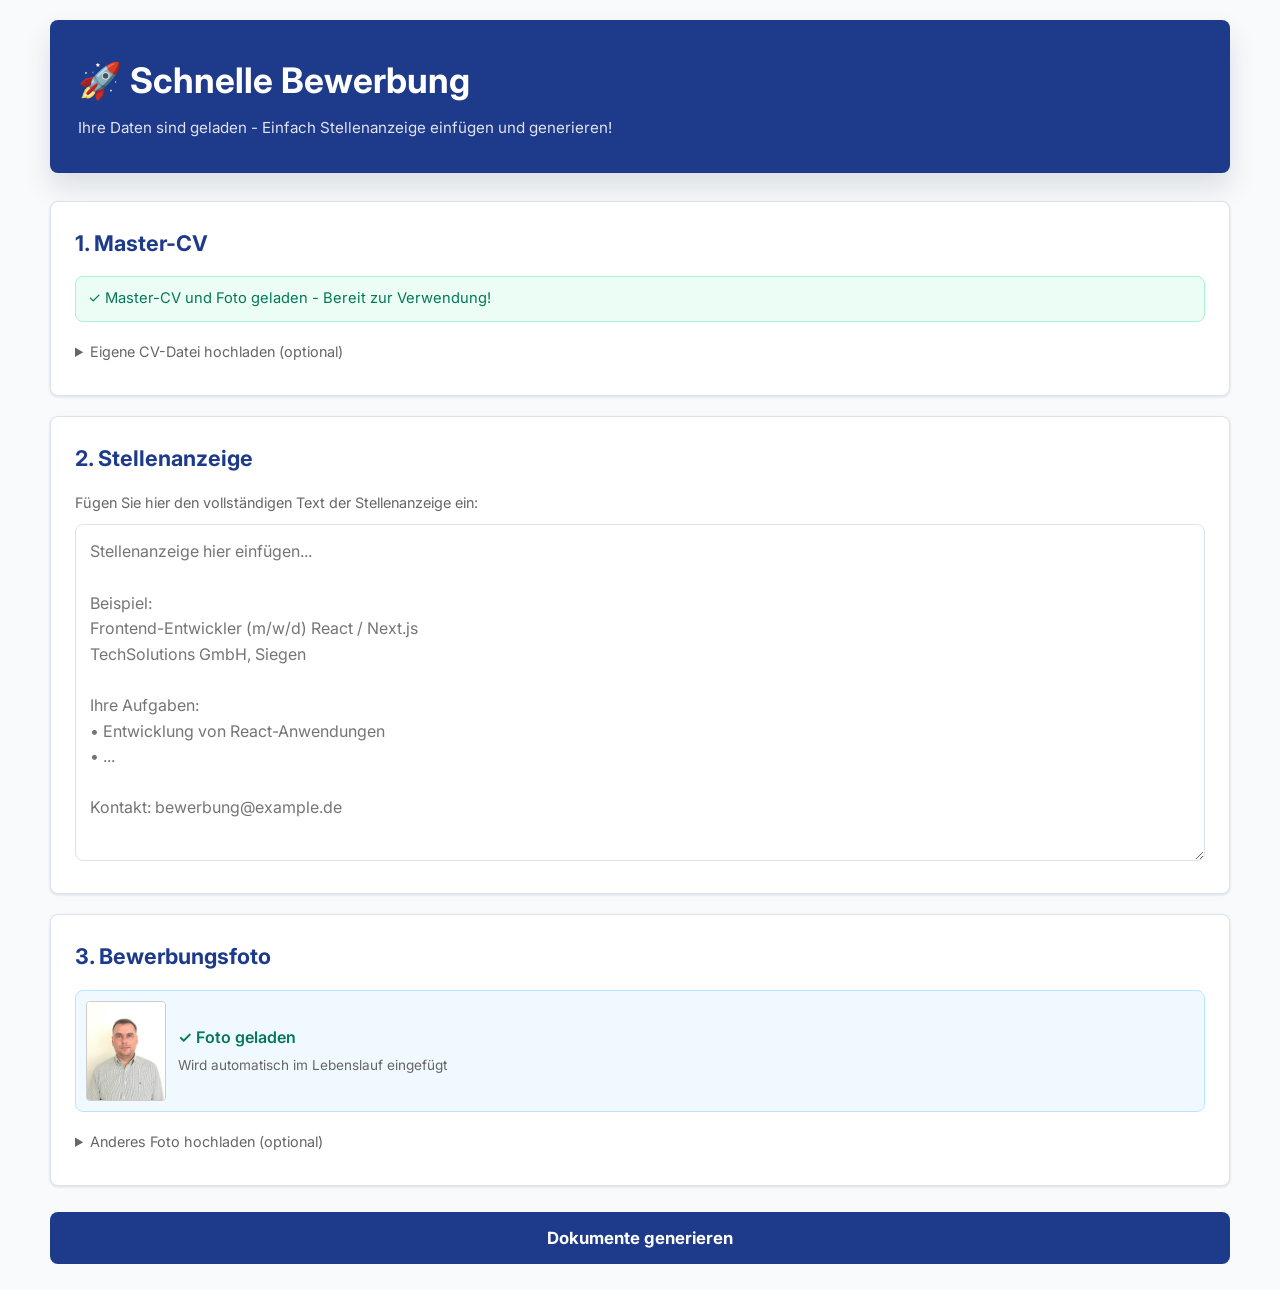
<file: index.html>
<!DOCTYPE html>
<html lang="de">
<head>
    <meta charset="UTF-8">
    <meta name="viewport" content="width=device-width, initial-scale=1.0">
    <title>Bewerbungsunterlagen Generator</title>
    <link rel="stylesheet" href="styles.css">
</head>
<body>
    <div class="container">
        <header>
            <h1>🚀 Schnelle Bewerbung</h1>
            <p class="subtitle">Ihre Daten sind geladen - Einfach Stellenanzeige einfügen und generieren!</p>
        </header>

        <main class="main-content">
            <section class="input-section">
                <h2>1. Master-CV</h2>
                <div id="cvStatus" class="status-message"></div>
                <details style="margin-top: 10px;">
                    <summary style="cursor: pointer; color: #666; font-size: 0.9rem;">
                        Eigene CV-Datei hochladen (optional)
                    </summary>
                    <div class="file-upload" style="margin-top: 10px;">
                        <label for="masterCV" class="upload-label">
                            <span>Andere Master-CV JSON-Datei laden</span>
                            <input type="file" id="masterCV" accept=".json,application/json">
                        </label>
                        <button id="loadSample" class="btn-secondary" type="button">Standard laden</button>
                    </div>
                </details>
            </section>

            <section class="input-section">
                <h2>2. Stellenanzeige</h2>
                <p style="color: #666; font-size: 0.9rem; margin-bottom: 10px;">
                    Fügen Sie hier den vollständigen Text der Stellenanzeige ein:
                </p>
                <textarea
                    id="jobDescription"
                    placeholder="Stellenanzeige hier einfügen...

Beispiel:
Frontend-Entwickler (m/w/d) React / Next.js
TechSolutions GmbH, Siegen

Ihre Aufgaben:
• Entwicklung von React-Anwendungen
• ...

Kontakt: bewerbung@example.de"
                    rows="12"
                ></textarea>
            </section>

            <section class="input-section">
                <h2>3. Bewerbungsfoto</h2>
                <div id="photoPreview"></div>
                <details style="margin-top: 10px;">
                    <summary style="cursor: pointer; color: #666; font-size: 0.9rem;">
                        Anderes Foto hochladen (optional)
                    </summary>
                    <div style="margin-top: 10px;">
                        <input type="file" id="userPhoto" accept="image/*">
                        <label for="userPhoto" class="upload-label compact-upload">
                            <span>Anderes Foto auswählen</span>
                        </label>
                    </div>
                </details>
            </section>

            <div class="action-section">
                <button id="generateBtn" class="btn-primary" type="button">
                    Dokumente generieren
                </button>
            </div>

            <section id="outputSection" class="output-section" hidden>
                <div class="output-heading">
                    <div>
                        <h2>Generierte Dokumente</h2>
                        <p id="modelInfo" class="muted"></p>
                    </div>
                    <button id="clearLastApplication" class="btn-action" type="button">Cache löschen</button>
                </div>

                <div class="document-tabs">
                    <button class="tab-btn active" data-tab="anschreiben" type="button">Anschreiben</button>
                    <button class="tab-btn" data-tab="lebenslauf" type="button">Lebenslauf</button>
                    <button class="tab-btn" data-tab="check" type="button">Prüfung</button>
                </div>

                <div class="tab-content active" id="anschreiben-tab">
                    <div class="document-actions">
                        <button class="btn-action" id="printAnschreiben" type="button">Drucken / PDF</button>
                        <button class="btn-action" id="downloadAnschreiben" type="button">HTML speichern</button>
                    </div>
                    <iframe id="anschreibenPreview" class="document-frame" title="Anschreiben Vorschau"></iframe>
                </div>

                <div class="tab-content" id="lebenslauf-tab">
                    <div class="document-actions">
                        <button class="btn-action" id="printLebenslauf" type="button">Drucken / PDF</button>
                        <button class="btn-action" id="downloadLebenslauf" type="button">HTML speichern</button>
                    </div>
                    <iframe id="lebenslaufPreview" class="document-frame" title="Lebenslauf Vorschau"></iframe>
                </div>

                <div class="tab-content" id="check-tab">
                    <div class="quality-check">
                        <h3>📝 Сопроводительное письмо (Anschreiben)</h3>
                        <p id="checkSummary"></p>

                        <h3>🎭 Тон письма</h3>
                        <p id="checkTone"></p>

                        <h3>📄 Резюме (Lebenslauf)</h3>
                        <p id="checkLebenslauf"></p>

                        <h3>🎯 Адаптация под вакансию</h3>
                        <p id="checkAdaptations"></p>

                        <h3>✅ Извлеченные данные из вакансии</h3>
                        <ul id="checkData"></ul>
                    </div>
                </div>
            </section>
        </main>
    </div>

    <script src="app.js"></script>
</body>
</html>
</file>
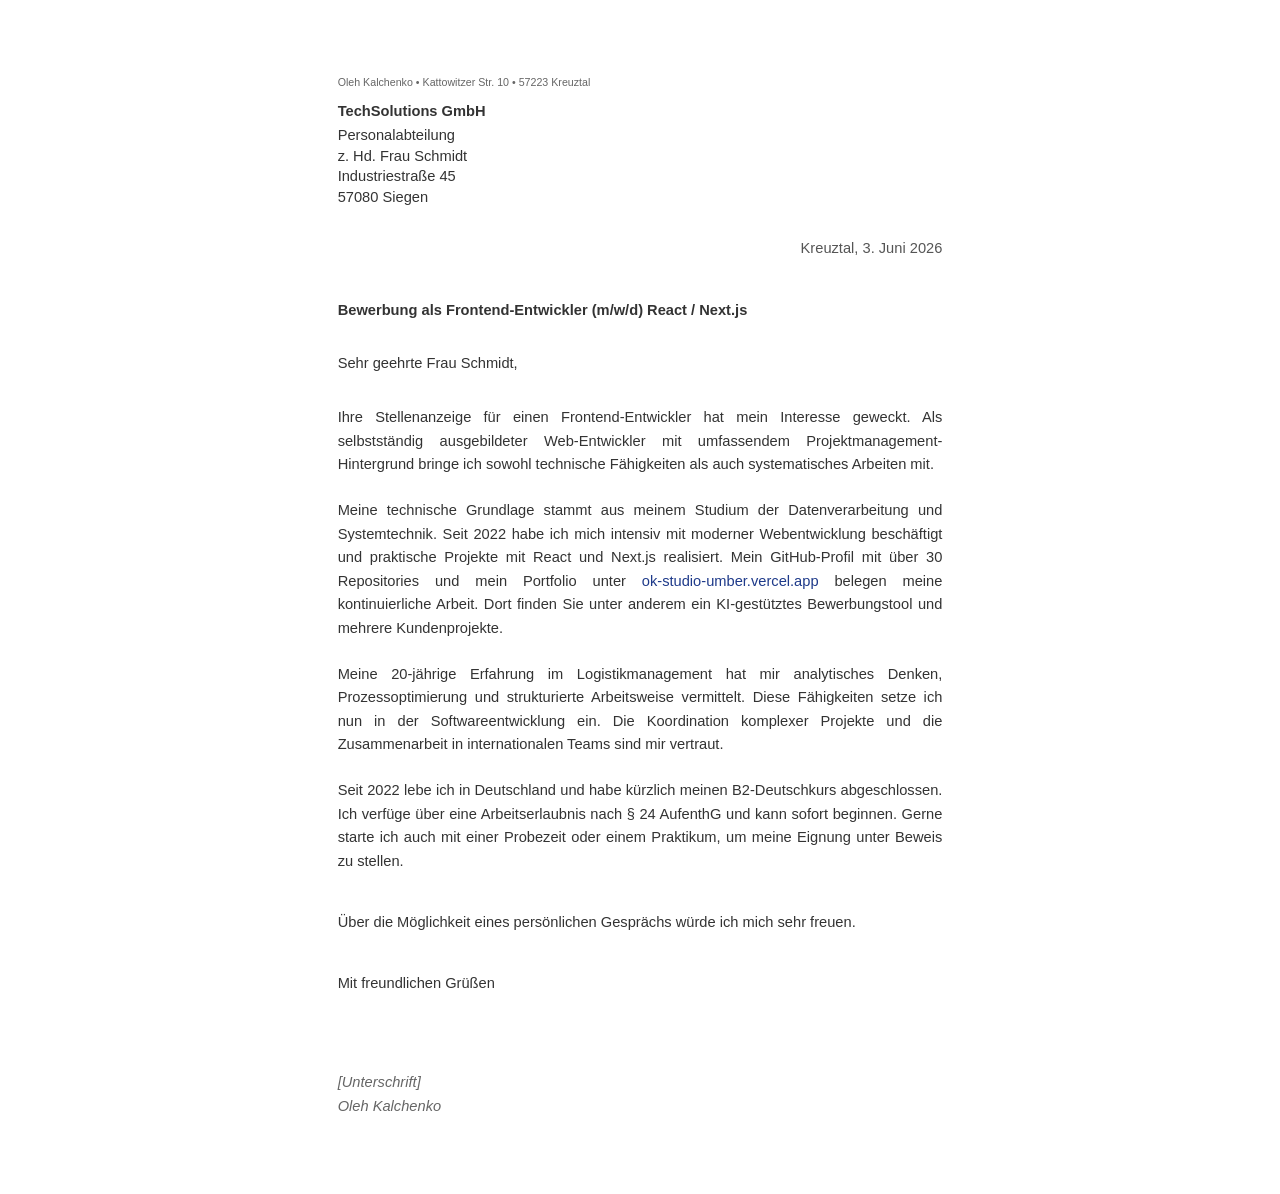
<file: example-anschreiben.html>
<!DOCTYPE html>
<html lang="de">
<head>
<meta charset="UTF-8">
<meta name="viewport" content="width=device-width, initial-scale=1.0">
<title>Anschreiben - Oleh Kalchenko</title>
<style>
* { margin: 0; padding: 0; box-sizing: border-box; }
body { 
  font-family: 'Arial', 'Helvetica', sans-serif; 
  font-size: 11pt; 
  line-height: 1.6; 
  color: #333;
  max-width: 210mm;
  margin: 0 auto;
  padding: 20mm 25mm;
  background: white;
}
@media print {
  @page { size: A4; margin: 15mm; }
  body { padding: 0; margin: 0; }
}
.sender { 
  font-size: 8pt; 
  margin-bottom: 3mm; 
  color: #666; 
  line-height: 1.3;
}
.recipient { 
  margin-bottom: 8mm; 
  line-height: 1.4;
}
.recipient strong {
  display: block;
  margin-bottom: 1mm;
}
.date { 
  text-align: right; 
  margin-bottom: 10mm;
  color: #555;
}
.subject { 
  font-weight: bold; 
  margin-bottom: 8mm;
  font-size: 11pt;
}
.salutation { 
  margin-bottom: 8mm; 
}
.paragraph { 
  margin-bottom: 6mm; 
  text-align: justify; 
  hyphens: auto;
}
.closing { 
  margin-top: 10mm; 
}
.signature { 
  margin-top: 20mm;
  font-style: italic;
  color: #666;
}
a {
  color: #1e3a8a;
  text-decoration: none;
}
</style>
</head>
<body>

<div class="sender">
Oleh Kalchenko • Kattowitzer Str. 10 • 57223 Kreuztal
</div>

<div class="recipient">
<strong>TechSolutions GmbH</strong>
Personalabteilung<br>
z. Hd. Frau Schmidt<br>
Industriestraße 45<br>
57080 Siegen
</div>

<div class="date">
Kreuztal, 3. Juni 2026
</div>

<div class="subject">
Bewerbung als Frontend-Entwickler (m/w/d) React / Next.js
</div>

<div class="salutation">
Sehr geehrte Frau Schmidt,
</div>

<div class="paragraph">
Ihre Stellenanzeige für einen Frontend-Entwickler hat mein Interesse geweckt. Als selbstständig ausgebildeter Web-Entwickler mit umfassendem Projektmanagement-Hintergrund bringe ich sowohl technische Fähigkeiten als auch systematisches Arbeiten mit.
</div>

<div class="paragraph">
Meine technische Grundlage stammt aus meinem Studium der Datenverarbeitung und Systemtechnik. Seit 2022 habe ich mich intensiv mit moderner Webentwicklung beschäftigt und praktische Projekte mit React und Next.js realisiert. Mein GitHub-Profil mit über 30 Repositories und mein Portfolio unter <a href="https://ok-studio-umber.vercel.app">ok-studio-umber.vercel.app</a> belegen meine kontinuierliche Arbeit. Dort finden Sie unter anderem ein KI-gestütztes Bewerbungstool und mehrere Kundenprojekte.
</div>

<div class="paragraph">
Meine 20-jährige Erfahrung im Logistikmanagement hat mir analytisches Denken, Prozessoptimierung und strukturierte Arbeitsweise vermittelt. Diese Fähigkeiten setze ich nun in der Softwareentwicklung ein. Die Koordination komplexer Projekte und die Zusammenarbeit in internationalen Teams sind mir vertraut.
</div>

<div class="paragraph">
Seit 2022 lebe ich in Deutschland und habe kürzlich meinen B2-Deutschkurs abgeschlossen. Ich verfüge über eine Arbeitserlaubnis nach § 24 AufenthG und kann sofort beginnen. Gerne starte ich auch mit einer Probezeit oder einem Praktikum, um meine Eignung unter Beweis zu stellen.
</div>

<div class="closing">
Über die Möglichkeit eines persönlichen Gesprächs würde ich mich sehr freuen.
</div>

<div class="closing">
Mit freundlichen Grüßen
</div>

<div class="signature">
[Unterschrift]<br>
Oleh Kalchenko
</div>

</body>
</html>
</file>
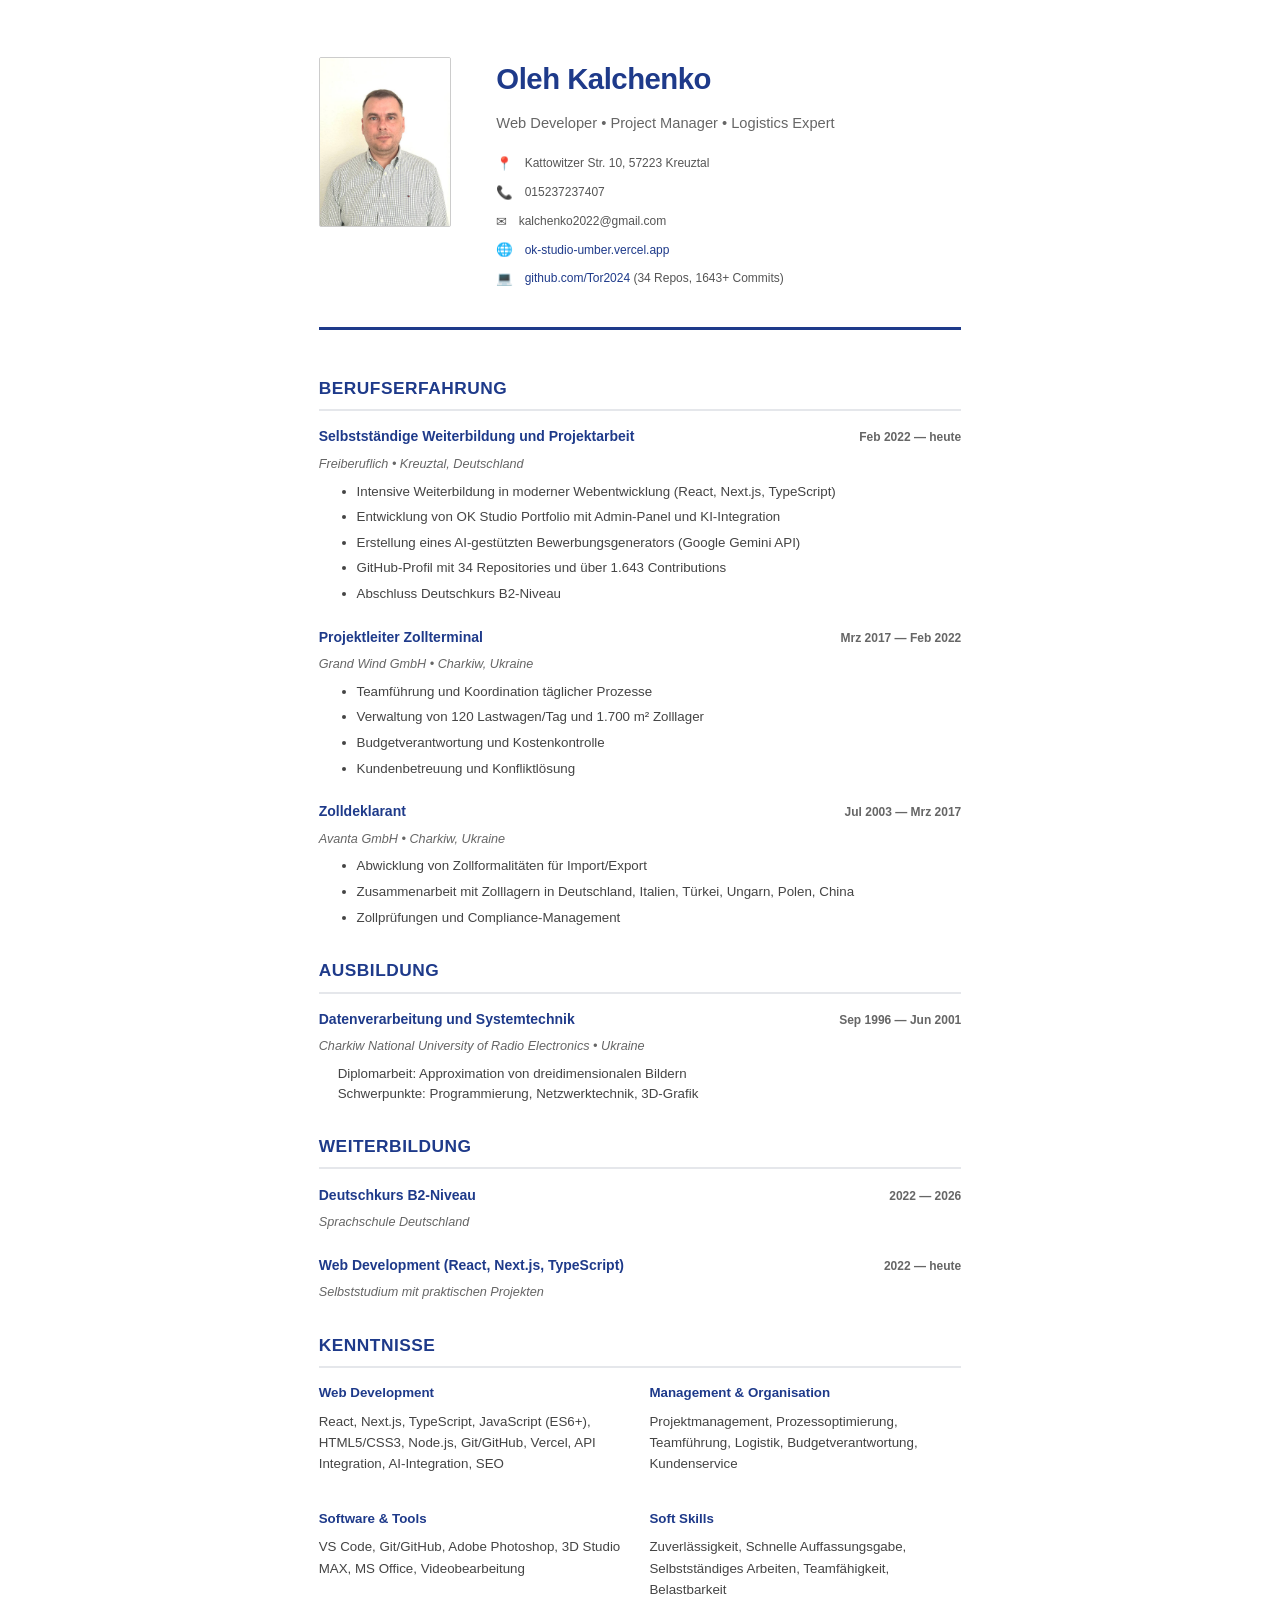
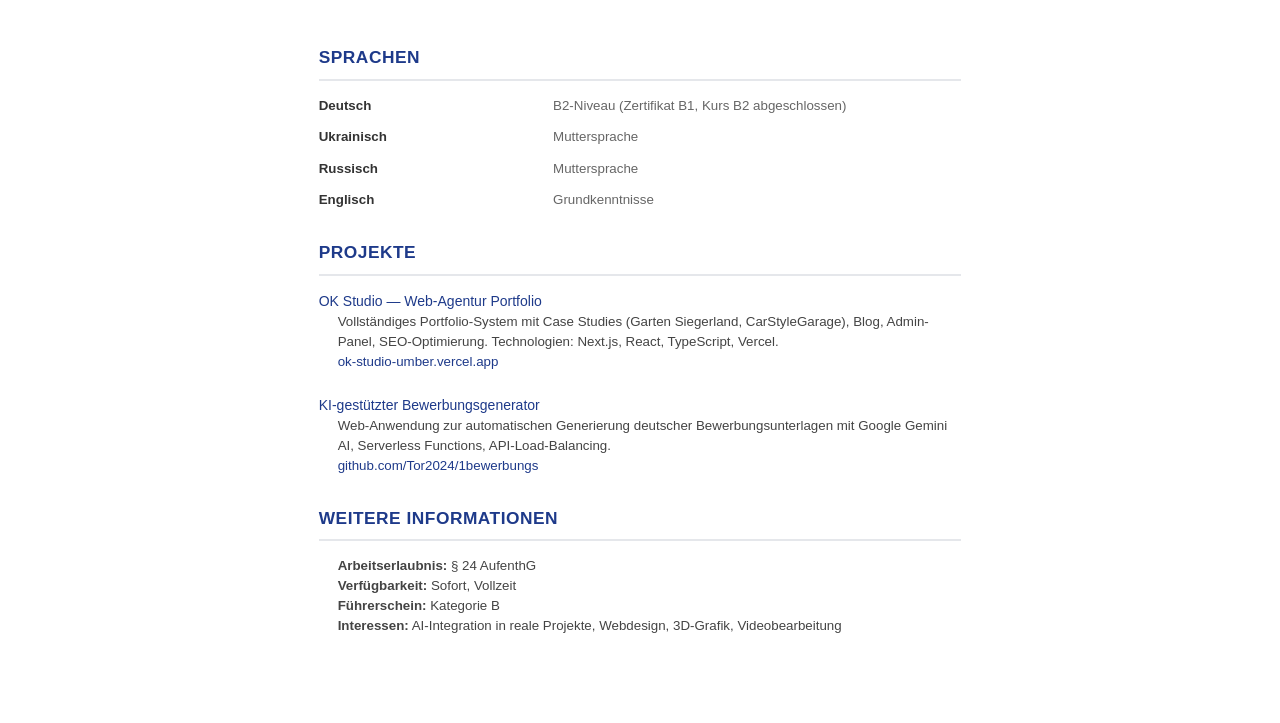
<file: example-lebenslauf.html>
<!DOCTYPE html>
<html lang="de">
<head>
<meta charset="UTF-8">
<meta name="viewport" content="width=device-width, initial-scale=1.0">
<title>Lebenslauf - Oleh Kalchenko</title>
<style>
* { margin: 0; padding: 0; box-sizing: border-box; }
body { 
  font-family: 'Arial', 'Helvetica', sans-serif; 
  font-size: 10pt; 
  line-height: 1.5; 
  color: #333;
  max-width: 210mm;
  margin: 0 auto;
  padding: 15mm 20mm;
  background: white;
}
@media print {
  @page { size: A4; margin: 10mm; }
  body { padding: 0; margin: 0; }
  .entry { page-break-inside: avoid; }
}
.header { 
  display: flex; 
  align-items: flex-start; 
  margin-bottom: 12mm;
  border-bottom: 3px solid #1e3a8a;
  padding-bottom: 8mm;
}
.photo { 
  width: 35mm; 
  height: 45mm; 
  border: 1px solid #ccc; 
  border-radius: 2px;
  margin-right: 12mm;
  object-fit: cover;
  background: #f5f5f5;
}
.header-info { flex: 1; }
.name { 
  font-size: 22pt; 
  font-weight: bold; 
  color: #1e3a8a; 
  margin-bottom: 3mm;
  letter-spacing: -0.5px;
}
.title {
  font-size: 11pt;
  color: #666;
  margin-bottom: 5mm;
  font-weight: 500;
}
.contact { 
  font-size: 9pt; 
  color: #555;
  line-height: 1.6;
}
.contact-item { 
  margin-bottom: 2mm;
  display: flex;
  align-items: center;
}
.contact-item .icon {
  margin-right: 3mm;
  font-size: 10pt;
}
.section { 
  margin-bottom: 8mm; 
}
.section-title { 
  font-size: 13pt; 
  font-weight: bold; 
  color: #1e3a8a; 
  margin-bottom: 4mm;
  border-bottom: 2px solid #e5e7eb;
  padding-bottom: 2mm;
  text-transform: uppercase;
  letter-spacing: 0.5px;
}
.entry { 
  margin-bottom: 6mm; 
}
.entry-header { 
  display: flex; 
  justify-content: space-between;
  align-items: baseline;
  font-weight: bold;
  margin-bottom: 2mm;
}
.entry-title { 
  color: #1e3a8a; 
  font-size: 10.5pt;
}
.entry-period { 
  color: #666; 
  font-size: 9pt;
  white-space: nowrap;
}
.entry-company { 
  color: #666; 
  font-style: italic; 
  margin-bottom: 2mm;
  font-size: 9.5pt;
}
.entry-content { 
  margin-left: 5mm;
  color: #444;
}
.entry-content ul {
  list-style-type: disc;
  margin-left: 5mm;
}
.entry-content li { 
  margin-bottom: 1.5mm;
  line-height: 1.5;
}
.skills-grid { 
  display: grid; 
  grid-template-columns: repeat(2, 1fr); 
  gap: 5mm; 
}
.skill-category { 
  margin-bottom: 4mm; 
}
.skill-category-title { 
  font-weight: bold; 
  color: #1e3a8a; 
  margin-bottom: 2mm;
  font-size: 10pt;
}
.skill-list {
  color: #444;
  line-height: 1.6;
}
.languages-grid {
  display: grid;
  grid-template-columns: 1fr 2fr;
  gap: 3mm 8mm;
  margin-top: 3mm;
}
.lang-name {
  font-weight: 600;
  color: #333;
}
.lang-level {
  color: #666;
}
a {
  color: #1e3a8a;
  text-decoration: none;
}
a:hover {
  text-decoration: underline;
}
</style>
</head>
<body>

<div class="header">
  <img src="photo.jpg" alt="Bewerbungsfoto" class="photo">
  <div class="header-info">
    <div class="name">Oleh Kalchenko</div>
    <div class="title">Web Developer • Project Manager • Logistics Expert</div>
    <div class="contact">
      <div class="contact-item">
        <span class="icon">📍</span>
        <span>Kattowitzer Str. 10, 57223 Kreuztal</span>
      </div>
      <div class="contact-item">
        <span class="icon">📞</span>
        <span>015237237407</span>
      </div>
      <div class="contact-item">
        <span class="icon">✉</span>
        <span>kalchenko2022@gmail.com</span>
      </div>
      <div class="contact-item">
        <span class="icon">🌐</span>
        <span><a href="https://ok-studio-umber.vercel.app">ok-studio-umber.vercel.app</a></span>
      </div>
      <div class="contact-item">
        <span class="icon">💻</span>
        <span><a href="https://github.com/Tor2024">github.com/Tor2024</a> (34 Repos, 1643+ Commits)</span>
      </div>
    </div>
  </div>
</div>

<div class="section">
  <div class="section-title">Berufserfahrung</div>
  
  <div class="entry">
    <div class="entry-header">
      <span class="entry-title">Selbstständige Weiterbildung und Projektarbeit</span>
      <span class="entry-period">Feb 2022 — heute</span>
    </div>
    <div class="entry-company">Freiberuflich • Kreuztal, Deutschland</div>
    <div class="entry-content">
      <ul>
        <li>Intensive Weiterbildung in moderner Webentwicklung (React, Next.js, TypeScript)</li>
        <li>Entwicklung von OK Studio Portfolio mit Admin-Panel und KI-Integration</li>
        <li>Erstellung eines AI-gestützten Bewerbungsgenerators (Google Gemini API)</li>
        <li>GitHub-Profil mit 34 Repositories und über 1.643 Contributions</li>
        <li>Abschluss Deutschkurs B2-Niveau</li>
      </ul>
    </div>
  </div>

  <div class="entry">
    <div class="entry-header">
      <span class="entry-title">Projektleiter Zollterminal</span>
      <span class="entry-period">Mrz 2017 — Feb 2022</span>
    </div>
    <div class="entry-company">Grand Wind GmbH • Charkiw, Ukraine</div>
    <div class="entry-content">
      <ul>
        <li>Teamführung und Koordination täglicher Prozesse</li>
        <li>Verwaltung von 120 Lastwagen/Tag und 1.700 m² Zolllager</li>
        <li>Budgetverantwortung und Kostenkontrolle</li>
        <li>Kundenbetreuung und Konfliktlösung</li>
      </ul>
    </div>
  </div>

  <div class="entry">
    <div class="entry-header">
      <span class="entry-title">Zolldeklarant</span>
      <span class="entry-period">Jul 2003 — Mrz 2017</span>
    </div>
    <div class="entry-company">Avanta GmbH • Charkiw, Ukraine</div>
    <div class="entry-content">
      <ul>
        <li>Abwicklung von Zollformalitäten für Import/Export</li>
        <li>Zusammenarbeit mit Zolllagern in Deutschland, Italien, Türkei, Ungarn, Polen, China</li>
        <li>Zollprüfungen und Compliance-Management</li>
      </ul>
    </div>
  </div>
</div>

<div class="section">
  <div class="section-title">Ausbildung</div>
  
  <div class="entry">
    <div class="entry-header">
      <span class="entry-title">Datenverarbeitung und Systemtechnik</span>
      <span class="entry-period">Sep 1996 — Jun 2001</span>
    </div>
    <div class="entry-company">Charkiw National University of Radio Electronics • Ukraine</div>
    <div class="entry-content">
      Diplomarbeit: Approximation von dreidimensionalen Bildern<br>
      Schwerpunkte: Programmierung, Netzwerktechnik, 3D-Grafik
    </div>
  </div>
</div>

<div class="section">
  <div class="section-title">Weiterbildung</div>
  
  <div class="entry">
    <div class="entry-header">
      <span class="entry-title">Deutschkurs B2-Niveau</span>
      <span class="entry-period">2022 — 2026</span>
    </div>
    <div class="entry-company">Sprachschule Deutschland</div>
  </div>
  
  <div class="entry">
    <div class="entry-header">
      <span class="entry-title">Web Development (React, Next.js, TypeScript)</span>
      <span class="entry-period">2022 — heute</span>
    </div>
    <div class="entry-company">Selbststudium mit praktischen Projekten</div>
  </div>
</div>

<div class="section">
  <div class="section-title">Kenntnisse</div>
  
  <div class="skills-grid">
    <div class="skill-category">
      <div class="skill-category-title">Web Development</div>
      <div class="skill-list">
        React, Next.js, TypeScript, JavaScript (ES6+), HTML5/CSS3, Node.js, Git/GitHub, Vercel, API Integration, AI-Integration, SEO
      </div>
    </div>
    
    <div class="skill-category">
      <div class="skill-category-title">Management & Organisation</div>
      <div class="skill-list">
        Projektmanagement, Prozessoptimierung, Teamführung, Logistik, Budgetverantwortung, Kundenservice
      </div>
    </div>
    
    <div class="skill-category">
      <div class="skill-category-title">Software & Tools</div>
      <div class="skill-list">
        VS Code, Git/GitHub, Adobe Photoshop, 3D Studio MAX, MS Office, Videobearbeitung
      </div>
    </div>
    
    <div class="skill-category">
      <div class="skill-category-title">Soft Skills</div>
      <div class="skill-list">
        Zuverlässigkeit, Schnelle Auffassungsgabe, Selbstständiges Arbeiten, Teamfähigkeit, Belastbarkeit
      </div>
    </div>
  </div>
</div>

<div class="section">
  <div class="section-title">Sprachen</div>
  <div class="languages-grid">
    <div class="lang-name">Deutsch</div>
    <div class="lang-level">B2-Niveau (Zertifikat B1, Kurs B2 abgeschlossen)</div>
    
    <div class="lang-name">Ukrainisch</div>
    <div class="lang-level">Muttersprache</div>
    
    <div class="lang-name">Russisch</div>
    <div class="lang-level">Muttersprache</div>
    
    <div class="lang-name">Englisch</div>
    <div class="lang-level">Grundkenntnisse</div>
  </div>
</div>

<div class="section">
  <div class="section-title">Projekte</div>
  
  <div class="entry">
    <div class="entry-title">OK Studio — Web-Agentur Portfolio</div>
    <div class="entry-content">
      Vollständiges Portfolio-System mit Case Studies (Garten Siegerland, CarStyleGarage), Blog, Admin-Panel, SEO-Optimierung. Technologien: Next.js, React, TypeScript, Vercel.
      <br><a href="https://ok-studio-umber.vercel.app">ok-studio-umber.vercel.app</a>
    </div>
  </div>
  
  <div class="entry">
    <div class="entry-title">KI-gestützter Bewerbungsgenerator</div>
    <div class="entry-content">
      Web-Anwendung zur automatischen Generierung deutscher Bewerbungsunterlagen mit Google Gemini AI, Serverless Functions, API-Load-Balancing.
      <br><a href="https://github.com/Tor2024/1bewerbungs">github.com/Tor2024/1bewerbungs</a>
    </div>
  </div>
</div>

<div class="section">
  <div class="section-title">Weitere Informationen</div>
  <div class="entry-content">
    <strong>Arbeitserlaubnis:</strong> § 24 AufenthG<br>
    <strong>Verfügbarkeit:</strong> Sofort, Vollzeit<br>
    <strong>Führerschein:</strong> Kategorie B<br>
    <strong>Interessen:</strong> AI-Integration in reale Projekte, Webdesign, 3D-Grafik, Videobearbeitung
  </div>
</div>

</body>
</html>
</file>
<file: styles.css>
@import url('https://fonts.googleapis.com/css2?family=Inter:wght@400;500;600;700&display=swap');

:root {
    --primary-color: #1e3a8a;
    --secondary-color: #374151;
    --accent-color: #2563eb;
    --success-color: #047857;
    --danger-color: #b91c1c;
    --background: #f8fafc;
    --surface: #ffffff;
    --border-color: #dbe3ef;
    --text-primary: #111827;
    --text-secondary: #64748b;
    --shadow: 0 1px 3px rgb(15 23 42 / 0.12);
    --shadow-lg: 0 14px 28px rgb(15 23 42 / 0.12);
}

* {
    box-sizing: border-box;
    margin: 0;
    padding: 0;
}

body {
    min-height: 100vh;
    padding: 20px;
    background: var(--background);
    color: var(--text-primary);
    font-family: 'Inter', Arial, sans-serif;
    line-height: 1.6;
}

.container {
    max-width: 1180px;
    margin: 0 auto;
}

header {
    margin-bottom: 28px;
    padding: 32px 28px;
    border-radius: 8px;
    background: var(--primary-color);
    color: #ffffff;
    box-shadow: var(--shadow-lg);
}

header h1 {
    margin-bottom: 8px;
    font-size: 2.2rem;
    font-weight: 700;
    letter-spacing: 0;
}

.subtitle,
.muted {
    color: var(--text-secondary);
    font-size: 0.95rem;
}

header .subtitle {
    color: rgb(255 255 255 / 0.86);
}

.main-content {
    display: flex;
    flex-direction: column;
    gap: 20px;
}

.input-section,
.output-section {
    padding: 24px;
    border: 1px solid var(--border-color);
    border-radius: 8px;
    background: var(--surface);
    box-shadow: var(--shadow);
}

.input-section h2,
.output-section h2 {
    margin-bottom: 16px;
    color: var(--primary-color);
    font-size: 1.35rem;
    font-weight: 700;
}

.file-upload {
    display: flex;
    gap: 12px;
    align-items: stretch;
}

.upload-label {
    display: block;
    flex: 1;
    padding: 15px;
    border: 2px dashed var(--border-color);
    border-radius: 8px;
    background: #f8fafc;
    color: var(--text-secondary);
    cursor: pointer;
    text-align: center;
    transition: border-color 0.2s ease, background 0.2s ease;
}

.upload-label:hover {
    border-color: var(--accent-color);
    background: #eff6ff;
}

.compact-upload {
    max-width: 420px;
}

input[type="file"] {
    display: none;
}

#jobDescription {
    width: 100%;
    min-height: 230px;
    resize: vertical;
    padding: 14px;
    border: 1px solid var(--border-color);
    border-radius: 8px;
    color: var(--text-primary);
    font: inherit;
}

#jobDescription:focus {
    border-color: var(--accent-color);
    box-shadow: 0 0 0 3px rgb(37 99 235 / 0.12);
    outline: none;
}

.btn-primary,
.btn-secondary,
.btn-action,
.tab-btn {
    min-height: 42px;
    border: 0;
    border-radius: 8px;
    font-family: inherit;
    font-weight: 700;
    cursor: pointer;
}

.btn-primary {
    width: 100%;
    padding: 16px 22px;
    background: var(--primary-color);
    color: #ffffff;
    font-size: 1.05rem;
}

.btn-primary:disabled {
    cursor: wait;
    opacity: 0.7;
}

.btn-secondary {
    padding: 0 20px;
    background: var(--secondary-color);
    color: #ffffff;
}

.btn-action {
    padding: 9px 16px;
    border: 1px solid var(--border-color);
    background: #ffffff;
    color: var(--primary-color);
    font-size: 0.92rem;
}

.btn-action:hover,
.tab-btn:hover {
    background: #eff6ff;
}

.action-section {
    margin: 6px 0;
}

.status-message {
    display: none;
    margin-top: 12px;
    padding: 10px 12px;
    border-radius: 8px;
    font-size: 0.92rem;
}

.status-message.success {
    display: block;
    border: 1px solid #a7f3d0;
    background: #ecfdf5;
    color: var(--success-color);
}

.status-message.error {
    display: block;
    border: 1px solid #fecaca;
    background: #fef2f2;
    color: var(--danger-color);
}

.output-heading {
    display: flex;
    justify-content: space-between;
    gap: 16px;
    align-items: flex-start;
    margin-bottom: 18px;
}

.document-tabs {
    display: flex;
    gap: 8px;
    margin-bottom: 18px;
    border-bottom: 1px solid var(--border-color);
}

.tab-btn {
    padding: 10px 18px;
    border-bottom: 3px solid transparent;
    border-radius: 8px 8px 0 0;
    background: transparent;
    color: var(--text-secondary);
}

.tab-btn.active {
    border-bottom-color: var(--primary-color);
    color: var(--primary-color);
}

.tab-content {
    display: none;
}

.tab-content.active {
    display: block;
}

.document-actions {
    display: flex;
    gap: 10px;
    margin-bottom: 14px;
}

.document-frame {
    width: 100%;
    height: min(82vh, 920px);
    border: 1px solid var(--border-color);
    border-radius: 8px;
    background: #ffffff;
    box-shadow: inset 0 0 0 1px rgb(15 23 42 / 0.02);
}

.quality-check {
    display: grid;
    gap: 12px;
}

.quality-check h3 {
    margin-top: 8px;
    color: var(--primary-color);
    font-size: 1.05rem;
}

.quality-check p,
.quality-check li {
    border-left: 4px solid var(--accent-color);
    border-radius: 8px;
    background: #f8fafc;
    padding: 12px 14px;
}

.quality-check ul {
    display: grid;
    gap: 8px;
    list-style: none;
}

#photoPreview {
    margin-top: 14px;
}

#photoPreview img {
    max-width: 150px;
    border: 1px solid var(--border-color);
    border-radius: 8px;
}

@media (max-width: 760px) {
    body {
        padding: 12px;
    }

    header {
        padding: 24px 18px;
    }

    header h1 {
        font-size: 1.65rem;
    }

    .file-upload,
    .output-heading,
    .document-actions {
        flex-direction: column;
    }

    .btn-secondary,
    .btn-action {
        width: 100%;
    }

    .document-tabs {
        overflow-x: auto;
    }
}

details {
    margin-top: 10px;
}

summary {
    cursor: pointer;
    color: #666;
    font-size: 0.9rem;
    padding: 8px 0;
    user-select: none;
}

summary:hover {
    color: var(--primary-color);
}

details[open] summary {
    margin-bottom: 10px;
    color: var(--primary-color);
}
</file>
